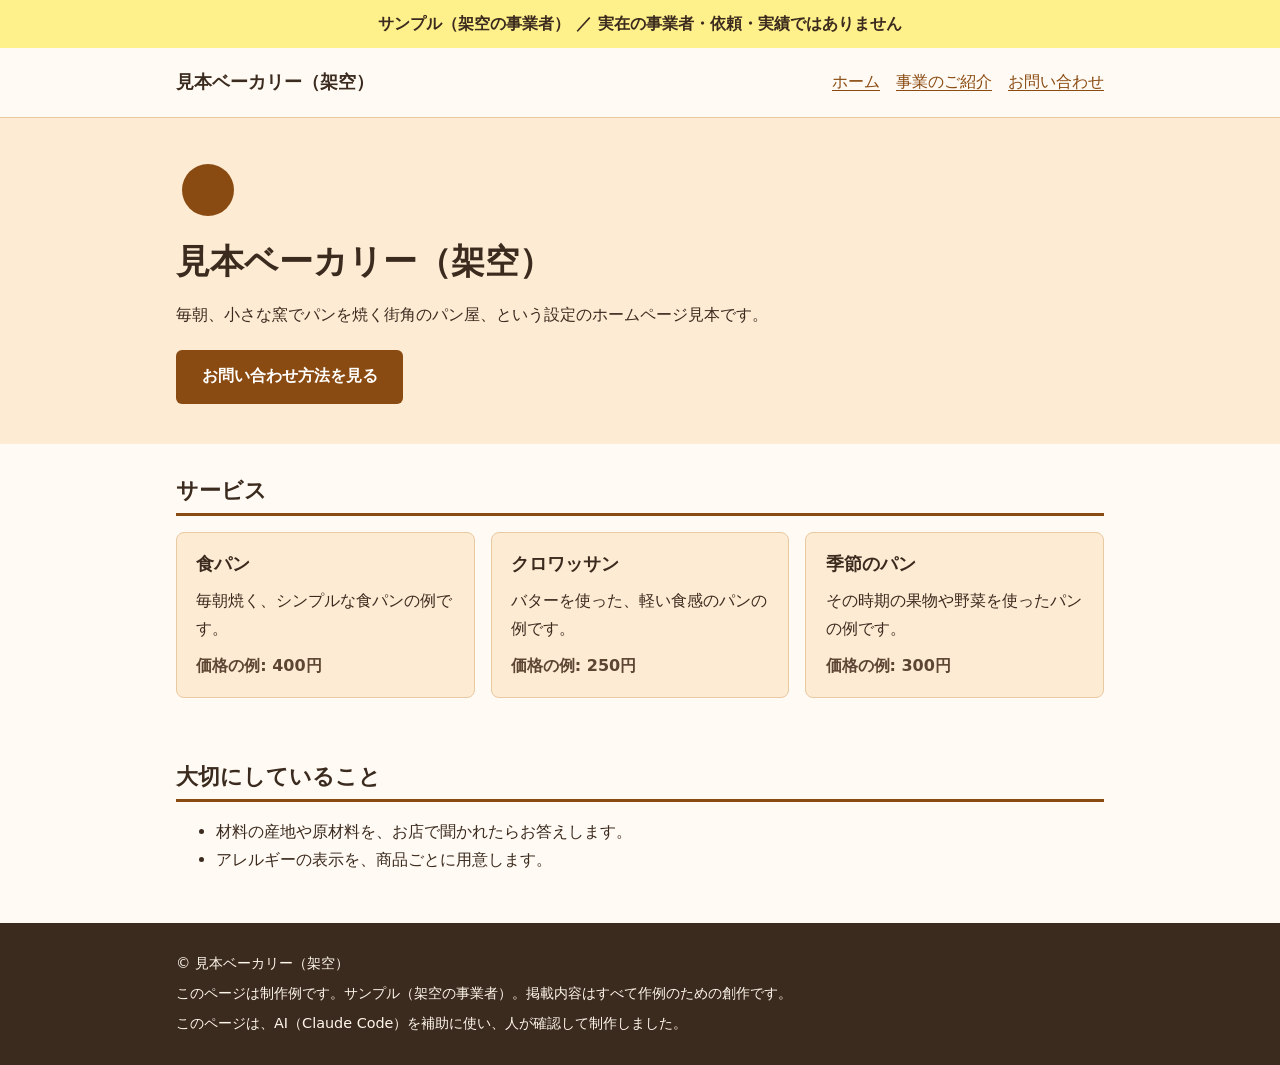
<file: company/products/delivery-pipeline/samples/bakery/site/index.html>
<!DOCTYPE html>
<html lang="ja">
<head>
<meta charset="utf-8">
<meta name="viewport" content="width=device-width, initial-scale=1">
<title>見本ベーカリー（架空）</title>
<meta name="description" content="毎朝、小さな窯でパンを焼く街角のパン屋、という設定のホームページ見本です。">
<link rel="stylesheet" href="style.css">
</head>
<body>
<a class="skip" href="#main">本文へ移動</a>
<div class="sample-banner" role="note">サンプル（架空の事業者） ／ 実在の事業者・依頼・実績ではありません</div>
<header class="site-header">
<div class="wrap">
<p class="brand">見本ベーカリー（架空）</p>
<nav aria-label="メイン"><ul>
<li><a href="index.html" aria-current="page">ホーム</a></li>
<li><a href="about.html">事業のご紹介</a></li>
<li><a href="contact.html">お問い合わせ</a></li>
</ul></nav>
</div>
</header>
<main id="main">
<section class="hero">
<div class="wrap">
<svg class="deco" aria-hidden="true" focusable="false" viewBox="0 0 64 64"><circle cx="32" cy="32" r="26"/></svg>
<h1>見本ベーカリー（架空）</h1>
<p>毎朝、小さな窯でパンを焼く街角のパン屋、という設定のホームページ見本です。</p>
<a class="btn" href="contact.html">お問い合わせ方法を見る</a>
</div>
</section>
<section id="services">
<div class="wrap">
<h2>サービス</h2>
<div class="grid three">
<div class="card">
<h3>食パン</h3>
<p>毎朝焼く、シンプルな食パンの例です。</p>
<p class="price">価格の例: 400円</p>
</div>
<div class="card">
<h3>クロワッサン</h3>
<p>バターを使った、軽い食感のパンの例です。</p>
<p class="price">価格の例: 250円</p>
</div>
<div class="card">
<h3>季節のパン</h3>
<p>その時期の果物や野菜を使ったパンの例です。</p>
<p class="price">価格の例: 300円</p>
</div>
</div>
</div>
</section>
<section id="strengths">
<div class="wrap">
<h2>大切にしていること</h2>
<ul>
<li>材料の産地や原材料を、お店で聞かれたらお答えします。</li>
<li>アレルギーの表示を、商品ごとに用意します。</li>
</ul>
</div>
</section>
</main>
<footer class="site-footer">
<div class="wrap">
<p>&copy; 見本ベーカリー（架空）</p>
<p>このページは制作例です。サンプル（架空の事業者）。掲載内容はすべて作例のための創作です。</p>
<p>このページは、AI（Claude Code）を補助に使い、人が確認して制作しました。</p>
</div>
</footer>
</body>
</html>
</file>
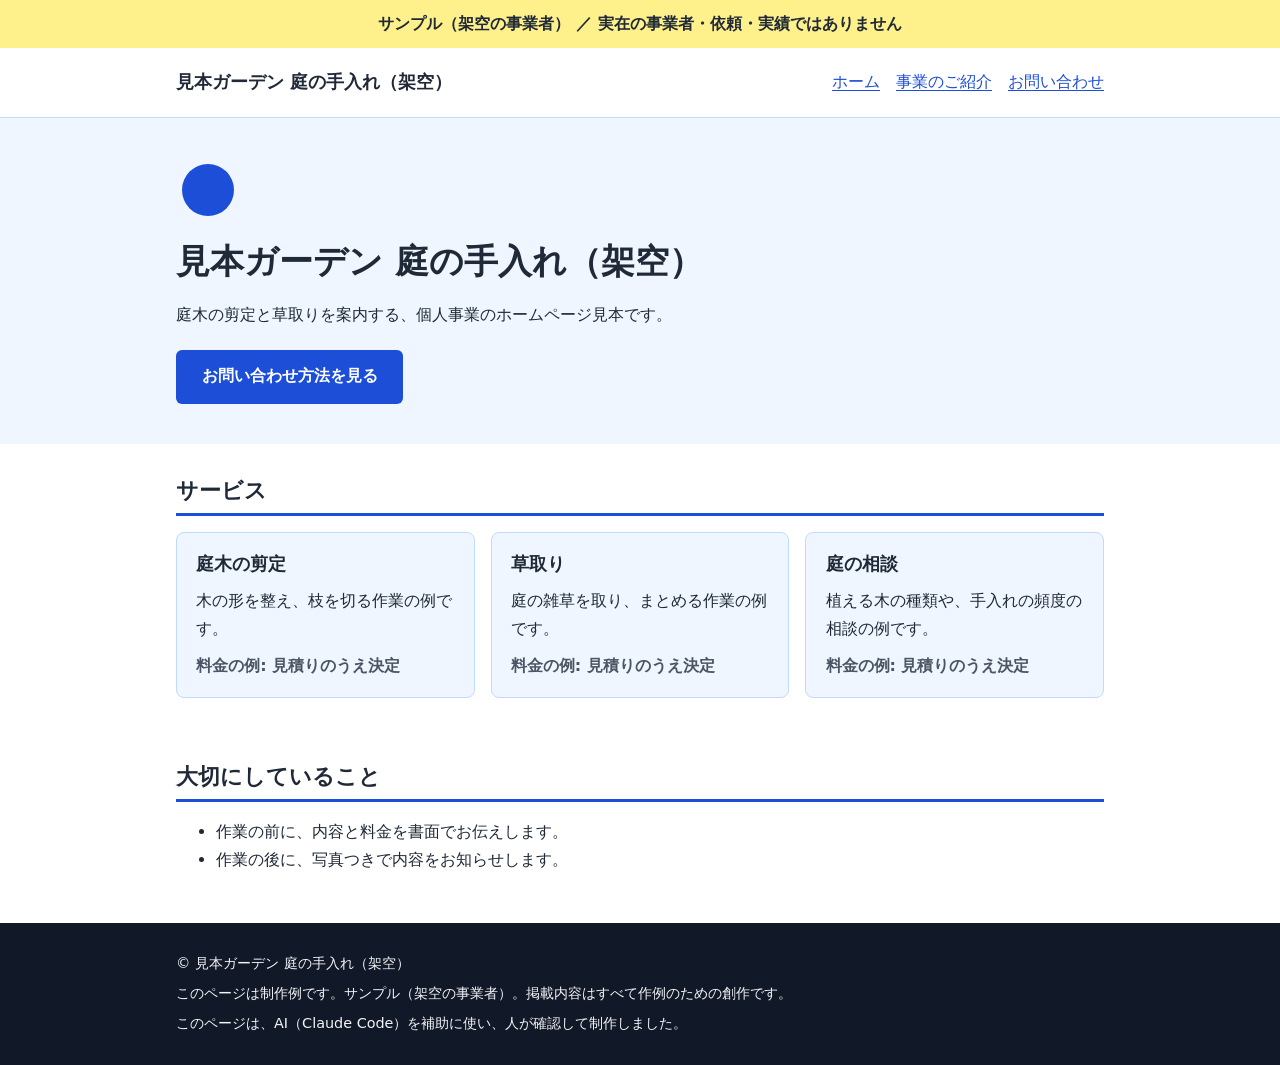
<file: company/products/delivery-pipeline/samples/garden/site/index.html>
<!DOCTYPE html>
<html lang="ja">
<head>
<meta charset="utf-8">
<meta name="viewport" content="width=device-width, initial-scale=1">
<title>見本ガーデン 庭の手入れ（架空）</title>
<meta name="description" content="庭木の剪定と草取りを案内する、個人事業のホームページ見本です。">
<link rel="stylesheet" href="style.css">
</head>
<body>
<a class="skip" href="#main">本文へ移動</a>
<div class="sample-banner" role="note">サンプル（架空の事業者） ／ 実在の事業者・依頼・実績ではありません</div>
<header class="site-header">
<div class="wrap">
<p class="brand">見本ガーデン 庭の手入れ（架空）</p>
<nav aria-label="メイン"><ul>
<li><a href="index.html" aria-current="page">ホーム</a></li>
<li><a href="about.html">事業のご紹介</a></li>
<li><a href="contact.html">お問い合わせ</a></li>
</ul></nav>
</div>
</header>
<main id="main">
<section class="hero">
<div class="wrap">
<svg class="deco" aria-hidden="true" focusable="false" viewBox="0 0 64 64"><circle cx="32" cy="32" r="26"/></svg>
<h1>見本ガーデン 庭の手入れ（架空）</h1>
<p>庭木の剪定と草取りを案内する、個人事業のホームページ見本です。</p>
<a class="btn" href="contact.html">お問い合わせ方法を見る</a>
</div>
</section>
<section id="services">
<div class="wrap">
<h2>サービス</h2>
<div class="grid three">
<div class="card">
<h3>庭木の剪定</h3>
<p>木の形を整え、枝を切る作業の例です。</p>
<p class="price">料金の例: 見積りのうえ決定</p>
</div>
<div class="card">
<h3>草取り</h3>
<p>庭の雑草を取り、まとめる作業の例です。</p>
<p class="price">料金の例: 見積りのうえ決定</p>
</div>
<div class="card">
<h3>庭の相談</h3>
<p>植える木の種類や、手入れの頻度の相談の例です。</p>
<p class="price">料金の例: 見積りのうえ決定</p>
</div>
</div>
</div>
</section>
<section id="strengths">
<div class="wrap">
<h2>大切にしていること</h2>
<ul>
<li>作業の前に、内容と料金を書面でお伝えします。</li>
<li>作業の後に、写真つきで内容をお知らせします。</li>
</ul>
</div>
</section>
</main>
<footer class="site-footer">
<div class="wrap">
<p>&copy; 見本ガーデン 庭の手入れ（架空）</p>
<p>このページは制作例です。サンプル（架空の事業者）。掲載内容はすべて作例のための創作です。</p>
<p>このページは、AI（Claude Code）を補助に使い、人が確認して制作しました。</p>
</div>
</footer>
</body>
</html>
</file>
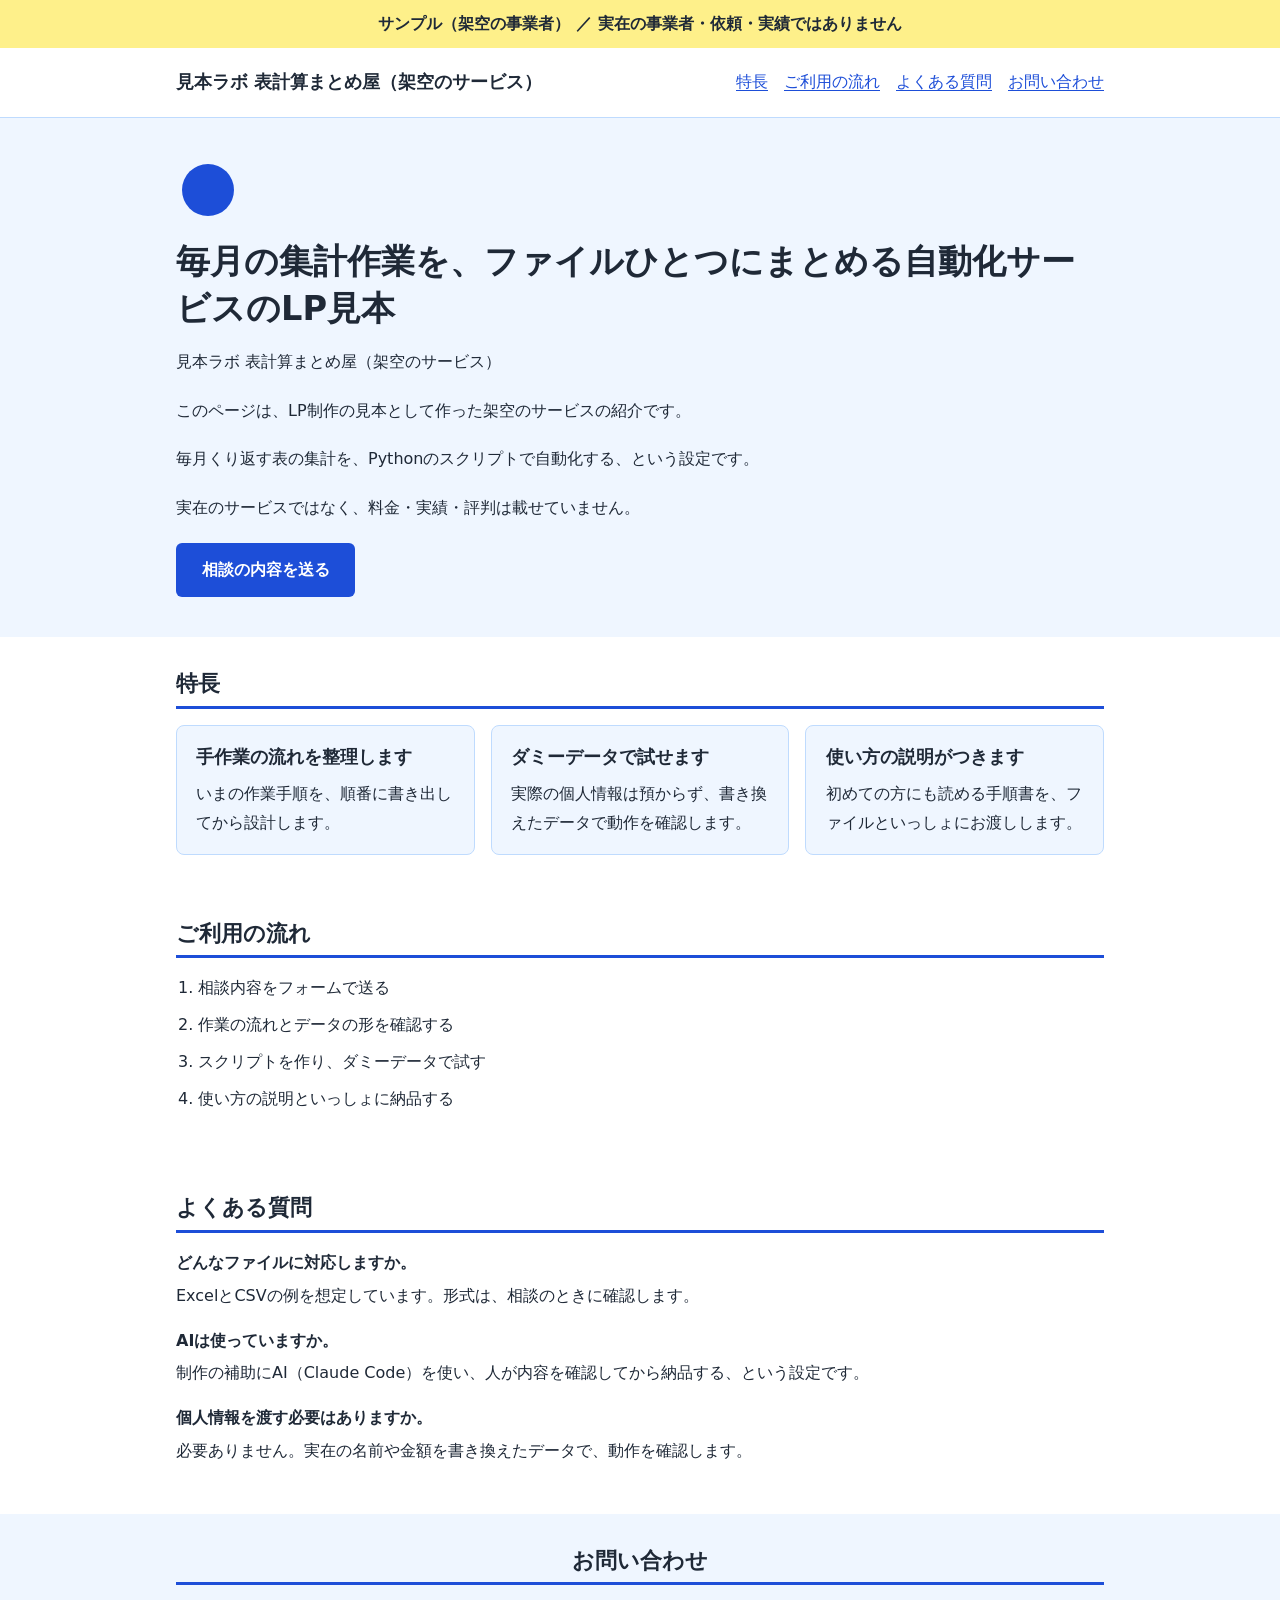
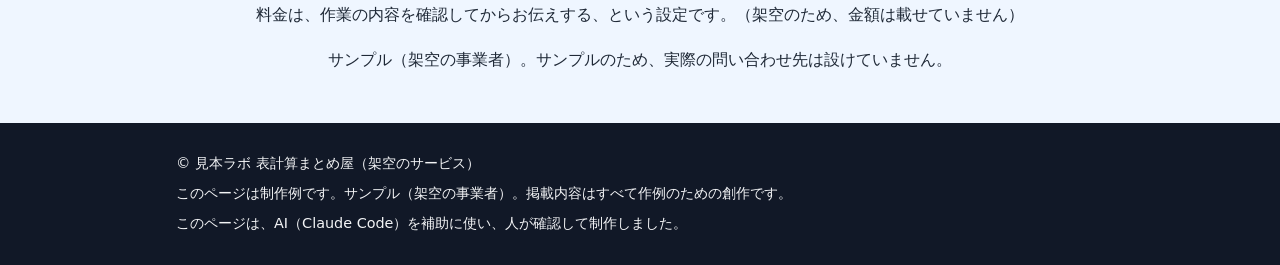
<file: company/products/delivery-pipeline/samples/spreadsheet-lp/site/index.html>
<!DOCTYPE html>
<html lang="ja">
<head>
<meta charset="utf-8">
<meta name="viewport" content="width=device-width, initial-scale=1">
<title>見本ラボ 表計算まとめ屋（架空のサービス）</title>
<meta name="description" content="毎月の集計作業を、ファイルひとつにまとめる自動化サービスのLP見本">
<link rel="stylesheet" href="style.css">
</head>
<body>
<a class="skip" href="#main">本文へ移動</a>
<div class="sample-banner" role="note">サンプル（架空の事業者） ／ 実在の事業者・依頼・実績ではありません</div>
<header class="site-header">
<div class="wrap">
<p class="brand">見本ラボ 表計算まとめ屋（架空のサービス）</p>
<nav aria-label="メイン"><ul>
<li><a href="#benefits">特長</a></li>
<li><a href="#flow">ご利用の流れ</a></li>
<li><a href="#faq">よくある質問</a></li>
<li><a href="#contact">お問い合わせ</a></li>
</ul></nav>
</div>
</header>
<main id="main">
<section class="hero">
<div class="wrap">
<svg class="deco" aria-hidden="true" focusable="false" viewBox="0 0 64 64"><circle cx="32" cy="32" r="26"/></svg>
<h1>毎月の集計作業を、ファイルひとつにまとめる自動化サービスのLP見本</h1>
<p>見本ラボ 表計算まとめ屋（架空のサービス）</p>
<p>このページは、LP制作の見本として作った架空のサービスの紹介です。</p>
<p>毎月くり返す表の集計を、Pythonのスクリプトで自動化する、という設定です。</p>
<p>実在のサービスではなく、料金・実績・評判は載せていません。</p>
<a class="btn" href="#contact">相談の内容を送る</a>
</div>
</section>
<section id="benefits">
<div class="wrap">
<h2>特長</h2>
<div class="grid three">
<div class="card">
<h3>手作業の流れを整理します</h3>
<p>いまの作業手順を、順番に書き出してから設計します。</p>
</div>
<div class="card">
<h3>ダミーデータで試せます</h3>
<p>実際の個人情報は預からず、書き換えたデータで動作を確認します。</p>
</div>
<div class="card">
<h3>使い方の説明がつきます</h3>
<p>初めての方にも読める手順書を、ファイルといっしょにお渡しします。</p>
</div>
</div>
</div>
</section>
<section id="flow">
<div class="wrap">
<h2>ご利用の流れ</h2>
<ol class="steps">
<li>相談内容をフォームで送る</li>
<li>作業の流れとデータの形を確認する</li>
<li>スクリプトを作り、ダミーデータで試す</li>
<li>使い方の説明といっしょに納品する</li>
</ol>
</div>
</section>
<section id="faq">
<div class="wrap">
<h2>よくある質問</h2>
<dl class="faq">
<dt>どんなファイルに対応しますか。</dt>
<dd>ExcelとCSVの例を想定しています。形式は、相談のときに確認します。</dd>
<dt>AIは使っていますか。</dt>
<dd>制作の補助にAI（Claude Code）を使い、人が内容を確認してから納品する、という設定です。</dd>
<dt>個人情報を渡す必要はありますか。</dt>
<dd>必要ありません。実在の名前や金額を書き換えたデータで、動作を確認します。</dd>
</dl>
</div>
</section>
<section id="contact" class="cta">
<div class="wrap">
<h2>お問い合わせ</h2>
<p>料金は、作業の内容を確認してからお伝えする、という設定です。（架空のため、金額は載せていません）</p>
<p>サンプル（架空の事業者）。サンプルのため、実際の問い合わせ先は設けていません。</p>
</div>
</section>
</main>
<footer class="site-footer">
<div class="wrap">
<p>&copy; 見本ラボ 表計算まとめ屋（架空のサービス）</p>
<p>このページは制作例です。サンプル（架空の事業者）。掲載内容はすべて作例のための創作です。</p>
<p>このページは、AI（Claude Code）を補助に使い、人が確認して制作しました。</p>
</div>
</footer>
</body>
</html>
</file>
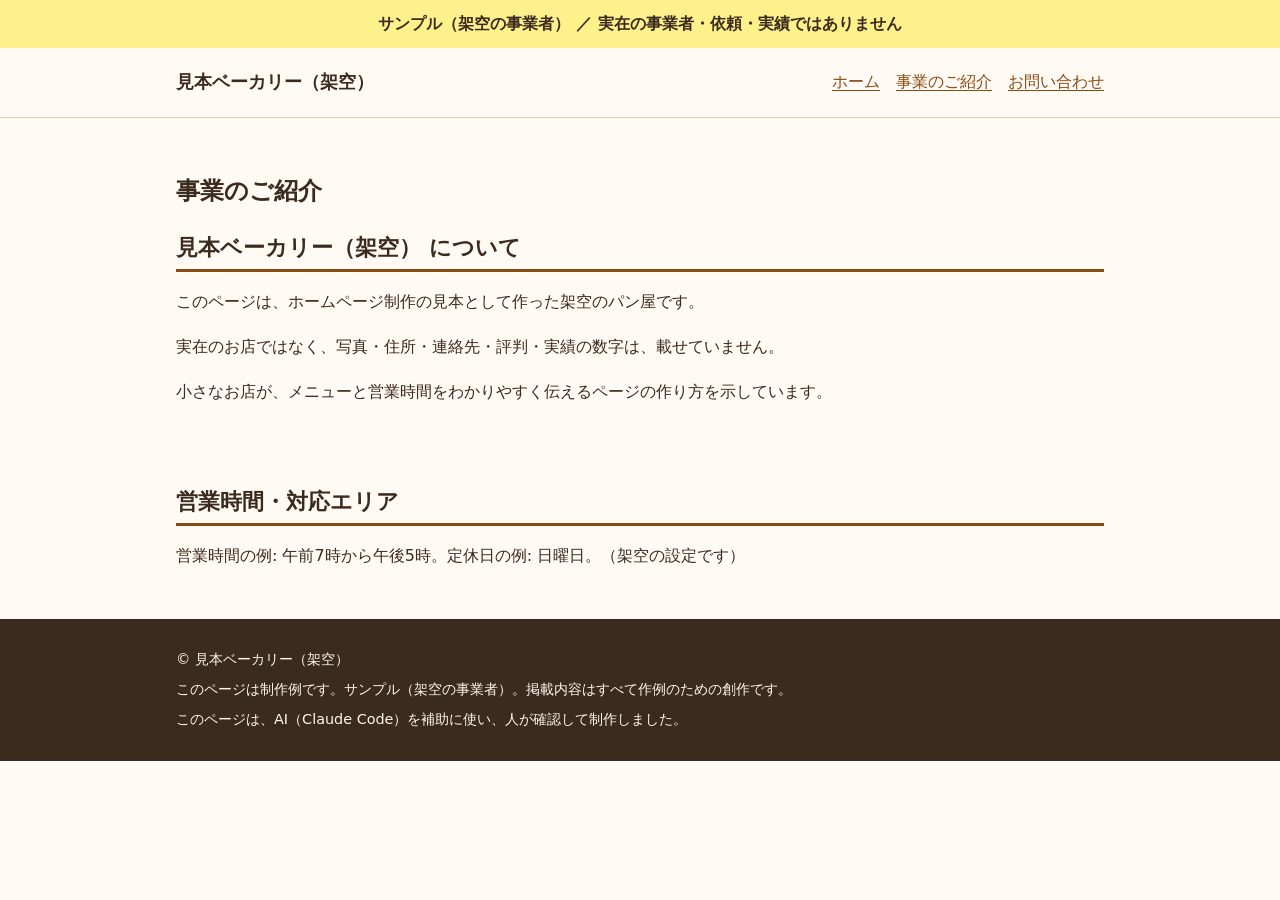
<file: company/products/delivery-pipeline/samples/bakery/site/about.html>
<!DOCTYPE html>
<html lang="ja">
<head>
<meta charset="utf-8">
<meta name="viewport" content="width=device-width, initial-scale=1">
<title>事業のご紹介｜見本ベーカリー（架空）</title>
<meta name="description" content="毎朝、小さな窯でパンを焼く街角のパン屋、という設定のホームページ見本です。">
<link rel="stylesheet" href="style.css">
</head>
<body>
<a class="skip" href="#main">本文へ移動</a>
<div class="sample-banner" role="note">サンプル（架空の事業者） ／ 実在の事業者・依頼・実績ではありません</div>
<header class="site-header">
<div class="wrap">
<p class="brand">見本ベーカリー（架空）</p>
<nav aria-label="メイン"><ul>
<li><a href="index.html">ホーム</a></li>
<li><a href="about.html" aria-current="page">事業のご紹介</a></li>
<li><a href="contact.html">お問い合わせ</a></li>
</ul></nav>
</div>
</header>
<main id="main">
<section>
<div class="wrap">
<h1>事業のご紹介</h1>
<h2>見本ベーカリー（架空） について</h2>
<p>このページは、ホームページ制作の見本として作った架空のパン屋です。</p>
<p>実在のお店ではなく、写真・住所・連絡先・評判・実績の数字は、載せていません。</p>
<p>小さなお店が、メニューと営業時間をわかりやすく伝えるページの作り方を示しています。</p>
</div>
</section>
<section>
<div class="wrap">
<h2>営業時間・対応エリア</h2>
<p>営業時間の例: 午前7時から午後5時。定休日の例: 日曜日。（架空の設定です）</p>
</div>
</section>
</main>
<footer class="site-footer">
<div class="wrap">
<p>&copy; 見本ベーカリー（架空）</p>
<p>このページは制作例です。サンプル（架空の事業者）。掲載内容はすべて作例のための創作です。</p>
<p>このページは、AI（Claude Code）を補助に使い、人が確認して制作しました。</p>
</div>
</footer>
</body>
</html>
</file>
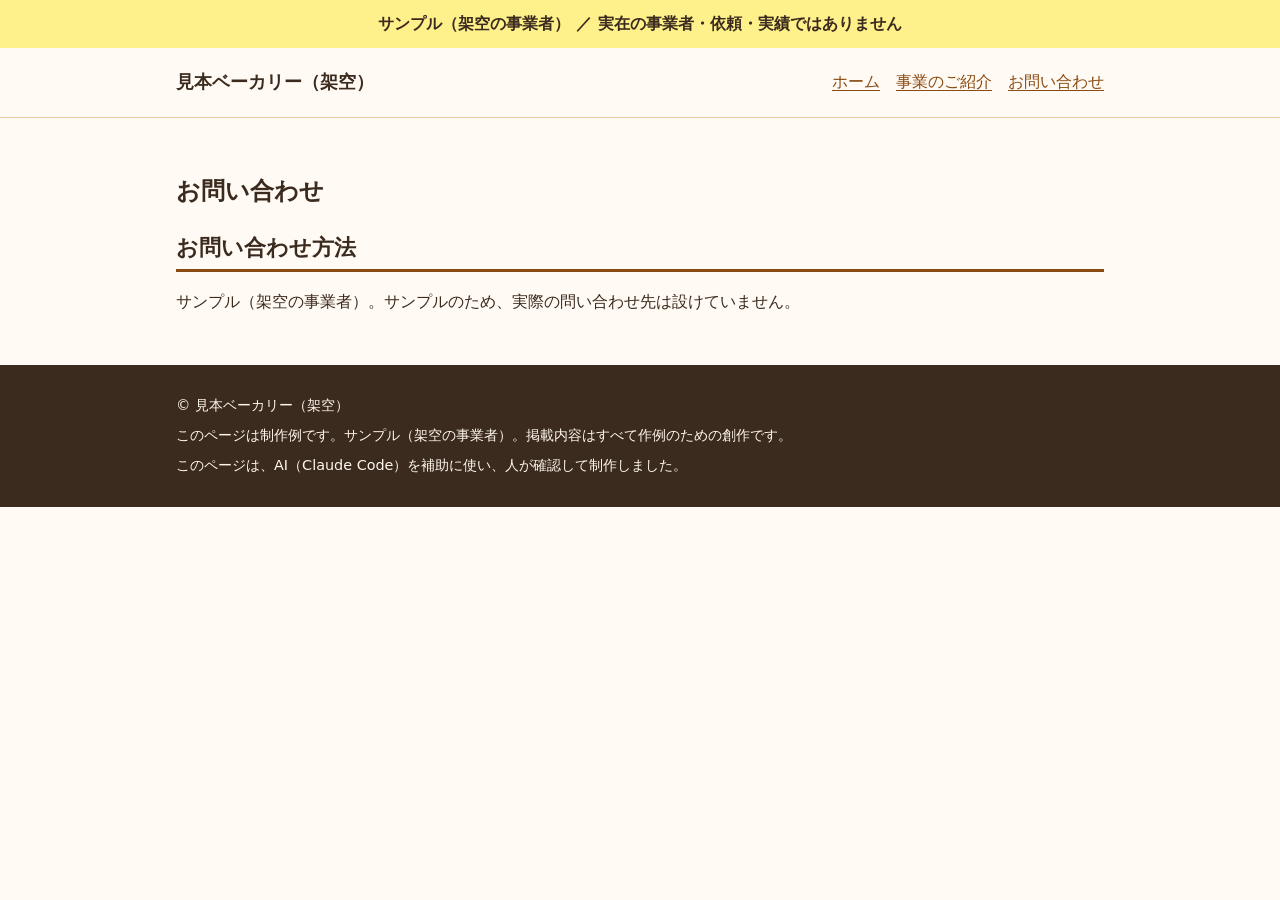
<file: company/products/delivery-pipeline/samples/bakery/site/contact.html>
<!DOCTYPE html>
<html lang="ja">
<head>
<meta charset="utf-8">
<meta name="viewport" content="width=device-width, initial-scale=1">
<title>お問い合わせ｜見本ベーカリー（架空）</title>
<meta name="description" content="毎朝、小さな窯でパンを焼く街角のパン屋、という設定のホームページ見本です。">
<link rel="stylesheet" href="style.css">
</head>
<body>
<a class="skip" href="#main">本文へ移動</a>
<div class="sample-banner" role="note">サンプル（架空の事業者） ／ 実在の事業者・依頼・実績ではありません</div>
<header class="site-header">
<div class="wrap">
<p class="brand">見本ベーカリー（架空）</p>
<nav aria-label="メイン"><ul>
<li><a href="index.html">ホーム</a></li>
<li><a href="about.html">事業のご紹介</a></li>
<li><a href="contact.html" aria-current="page">お問い合わせ</a></li>
</ul></nav>
</div>
</header>
<main id="main">
<section>
<div class="wrap">
<h1>お問い合わせ</h1>
<h2>お問い合わせ方法</h2>
<p>サンプル（架空の事業者）。サンプルのため、実際の問い合わせ先は設けていません。</p>
</div>
</section>
</main>
<footer class="site-footer">
<div class="wrap">
<p>&copy; 見本ベーカリー（架空）</p>
<p>このページは制作例です。サンプル（架空の事業者）。掲載内容はすべて作例のための創作です。</p>
<p>このページは、AI（Claude Code）を補助に使い、人が確認して制作しました。</p>
</div>
</footer>
</body>
</html>
</file>
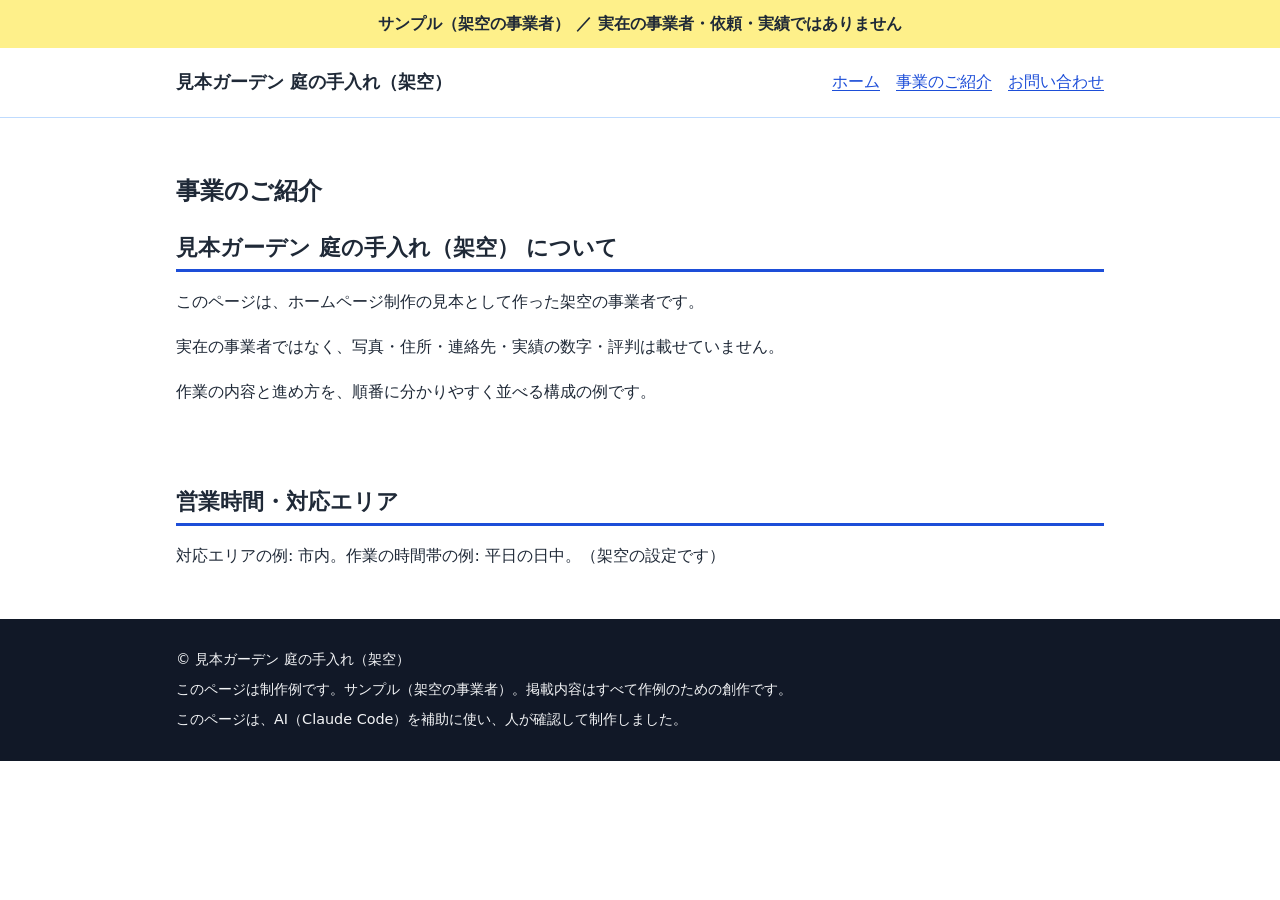
<file: company/products/delivery-pipeline/samples/garden/site/about.html>
<!DOCTYPE html>
<html lang="ja">
<head>
<meta charset="utf-8">
<meta name="viewport" content="width=device-width, initial-scale=1">
<title>事業のご紹介｜見本ガーデン 庭の手入れ（架空）</title>
<meta name="description" content="庭木の剪定と草取りを案内する、個人事業のホームページ見本です。">
<link rel="stylesheet" href="style.css">
</head>
<body>
<a class="skip" href="#main">本文へ移動</a>
<div class="sample-banner" role="note">サンプル（架空の事業者） ／ 実在の事業者・依頼・実績ではありません</div>
<header class="site-header">
<div class="wrap">
<p class="brand">見本ガーデン 庭の手入れ（架空）</p>
<nav aria-label="メイン"><ul>
<li><a href="index.html">ホーム</a></li>
<li><a href="about.html" aria-current="page">事業のご紹介</a></li>
<li><a href="contact.html">お問い合わせ</a></li>
</ul></nav>
</div>
</header>
<main id="main">
<section>
<div class="wrap">
<h1>事業のご紹介</h1>
<h2>見本ガーデン 庭の手入れ（架空） について</h2>
<p>このページは、ホームページ制作の見本として作った架空の事業者です。</p>
<p>実在の事業者ではなく、写真・住所・連絡先・実績の数字・評判は載せていません。</p>
<p>作業の内容と進め方を、順番に分かりやすく並べる構成の例です。</p>
</div>
</section>
<section>
<div class="wrap">
<h2>営業時間・対応エリア</h2>
<p>対応エリアの例: 市内。作業の時間帯の例: 平日の日中。（架空の設定です）</p>
</div>
</section>
</main>
<footer class="site-footer">
<div class="wrap">
<p>&copy; 見本ガーデン 庭の手入れ（架空）</p>
<p>このページは制作例です。サンプル（架空の事業者）。掲載内容はすべて作例のための創作です。</p>
<p>このページは、AI（Claude Code）を補助に使い、人が確認して制作しました。</p>
</div>
</footer>
</body>
</html>
</file>
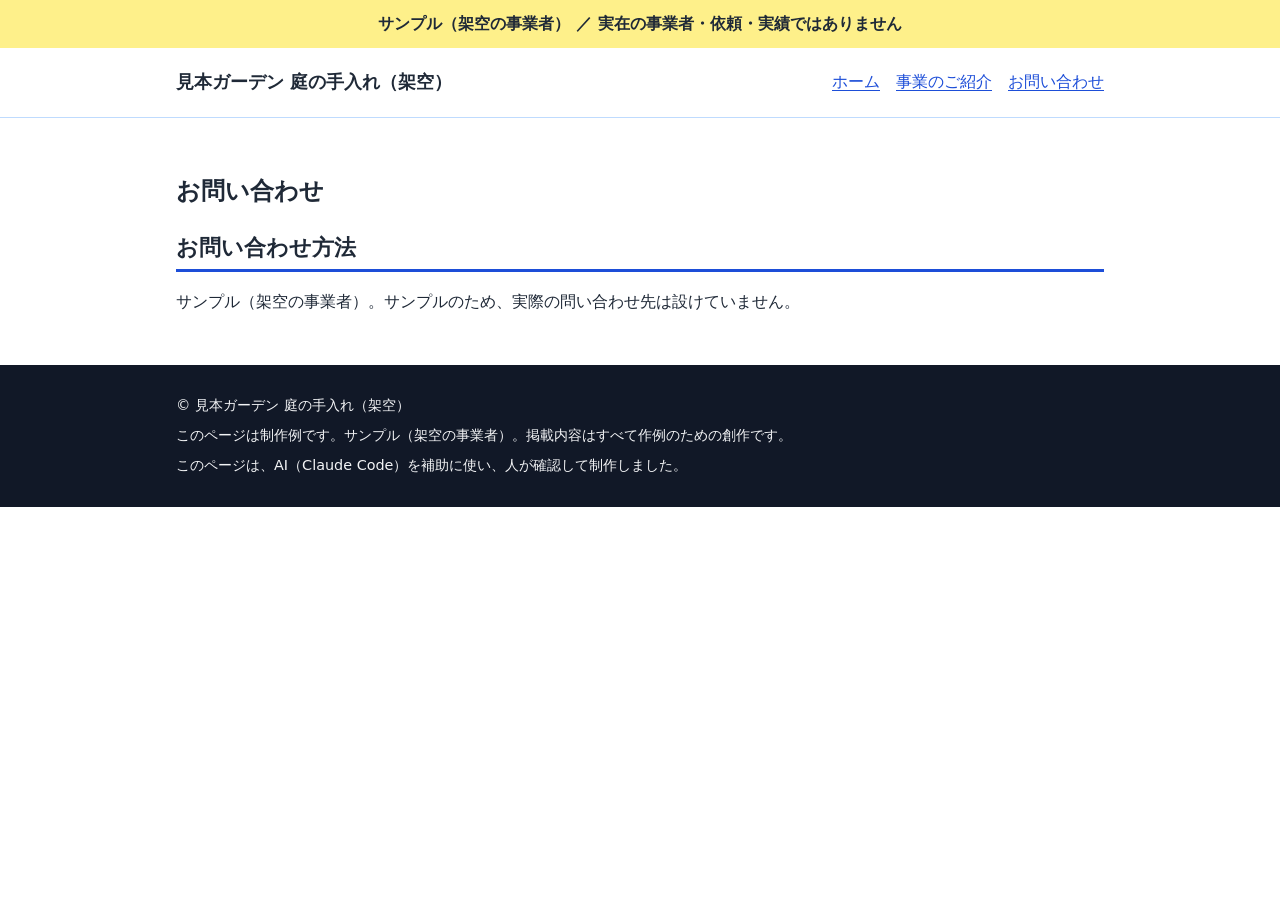
<file: company/products/delivery-pipeline/samples/garden/site/contact.html>
<!DOCTYPE html>
<html lang="ja">
<head>
<meta charset="utf-8">
<meta name="viewport" content="width=device-width, initial-scale=1">
<title>お問い合わせ｜見本ガーデン 庭の手入れ（架空）</title>
<meta name="description" content="庭木の剪定と草取りを案内する、個人事業のホームページ見本です。">
<link rel="stylesheet" href="style.css">
</head>
<body>
<a class="skip" href="#main">本文へ移動</a>
<div class="sample-banner" role="note">サンプル（架空の事業者） ／ 実在の事業者・依頼・実績ではありません</div>
<header class="site-header">
<div class="wrap">
<p class="brand">見本ガーデン 庭の手入れ（架空）</p>
<nav aria-label="メイン"><ul>
<li><a href="index.html">ホーム</a></li>
<li><a href="about.html">事業のご紹介</a></li>
<li><a href="contact.html" aria-current="page">お問い合わせ</a></li>
</ul></nav>
</div>
</header>
<main id="main">
<section>
<div class="wrap">
<h1>お問い合わせ</h1>
<h2>お問い合わせ方法</h2>
<p>サンプル（架空の事業者）。サンプルのため、実際の問い合わせ先は設けていません。</p>
</div>
</section>
</main>
<footer class="site-footer">
<div class="wrap">
<p>&copy; 見本ガーデン 庭の手入れ（架空）</p>
<p>このページは制作例です。サンプル（架空の事業者）。掲載内容はすべて作例のための創作です。</p>
<p>このページは、AI（Claude Code）を補助に使い、人が確認して制作しました。</p>
</div>
</footer>
</body>
</html>
</file>
<file: company/products/delivery-pipeline/samples/bakery/site/style.css>
/* テーマ: warm（あたたかい・茶系） */
:root {
  --bg: #fffaf3;
  --text: #3b2a1e;
  --muted: #5c4533;
  --accent: #8a4b12;
  --on-accent: #ffffff;
  --link: #8a4b12;
  --soft: #fdebd3;
  --border: #e8c9a0;
  --footer-bg: #3b2a1e;
  --footer-text: #fff7ec;
  --banner-bg: #fef08a;
  --banner-text: #3b2a1e;
}

/* 共通のスタイル。外部フォント・画像・スクリプトは使わない（軽量）。モバイルファースト。 */
* { box-sizing: border-box; }
html { -webkit-text-size-adjust: 100%; }
body {
  margin: 0;
  font-family: system-ui, -apple-system, "Hiragino Sans", "Noto Sans JP", "Yu Gothic", Meiryo, sans-serif;
  font-size: 1rem;
  line-height: 1.8;
  color: var(--text);
  background: var(--bg);
}
.wrap { max-width: 960px; margin: 0 auto; padding: 0 1rem; }
a { color: var(--link); text-underline-offset: 0.2em; }
a:focus-visible, .btn:focus-visible { outline: 3px solid var(--text); outline-offset: 2px; }
.skip { position: absolute; left: -999px; top: 0; background: var(--bg); color: var(--text); padding: 0.5rem 1rem; }
.skip:focus { left: 0; z-index: 10; }
.sample-banner { background: var(--banner-bg); color: var(--banner-text); text-align: center; font-weight: bold; padding: 0.6rem 1rem; }
.site-header { border-bottom: 1px solid var(--border); padding: 0.75rem 0; }
.site-header .wrap { display: flex; flex-wrap: wrap; align-items: center; justify-content: space-between; gap: 0.5rem; }
.brand { margin: 0; font-weight: bold; font-size: 1.1rem; }
nav ul { list-style: none; margin: 0; padding: 0; display: flex; flex-wrap: wrap; gap: 0.25rem 1rem; }
nav a { display: inline-block; padding: 0.5rem 0; }
.hero { background: var(--soft); color: var(--text); padding: 2.5rem 0; }
.hero h1 { font-size: 1.6rem; line-height: 1.4; margin: 0 0 1rem; }
.hero p { margin: 0 0 1.25rem; }
.hero .deco { width: 64px; height: 64px; display: block; margin-bottom: 1rem; fill: var(--accent); }
.btn { display: inline-block; background: var(--accent); color: var(--on-accent); padding: 0.8rem 1.6rem; border-radius: 6px; text-decoration: none; font-weight: bold; min-height: 44px; }
section { padding: 2rem 0; }
h2 { font-size: 1.35rem; line-height: 1.4; margin: 0 0 1rem; padding-bottom: 0.4rem; border-bottom: 3px solid var(--accent); }
h3 { font-size: 1.1rem; margin: 0 0 0.4rem; }
.grid { display: grid; grid-template-columns: 1fr; gap: 1rem; }
.card { background: var(--soft); color: var(--text); border: 1px solid var(--border); border-radius: 8px; padding: 1rem 1.2rem; }
.card p { margin: 0; }
.price { color: var(--muted); font-weight: bold; margin-top: 0.5rem !important; }
.note { color: var(--muted); font-size: 0.95rem; }
ol.steps { padding-left: 1.4rem; }
ol.steps li { margin-bottom: 0.5rem; }
dl.faq dt { font-weight: bold; margin-top: 1rem; }
dl.faq dd { margin: 0.25rem 0 0; }
.cta { background: var(--soft); color: var(--text); text-align: center; }
.site-footer { background: var(--footer-bg); color: var(--footer-text); padding: 1.5rem 0; font-size: 0.9rem; }
.site-footer p { margin: 0.25rem 0; }
@media (min-width: 640px) {
  .hero h1 { font-size: 2.1rem; }
  .grid { grid-template-columns: repeat(2, 1fr); }
}
@media (min-width: 900px) {
  .grid.three { grid-template-columns: repeat(3, 1fr); }
}
@media (prefers-reduced-motion: reduce) { * { scroll-behavior: auto !important; } }
</file>
<file: company/products/delivery-pipeline/samples/garden/site/style.css>
/* テーマ: clean（すっきり・青系）。色の組み合わせは scripts/qa_site.py でコントラスト比を検査する */
:root {
  --bg: #ffffff;
  --text: #1f2937;
  --muted: #4b5563;
  --accent: #1d4ed8;
  --on-accent: #ffffff;
  --link: #1d4ed8;
  --soft: #eff6ff;
  --border: #bfdbfe;
  --footer-bg: #111827;
  --footer-text: #f3f4f6;
  --banner-bg: #fef08a;
  --banner-text: #1f2937;
}

/* 共通のスタイル。外部フォント・画像・スクリプトは使わない（軽量）。モバイルファースト。 */
* { box-sizing: border-box; }
html { -webkit-text-size-adjust: 100%; }
body {
  margin: 0;
  font-family: system-ui, -apple-system, "Hiragino Sans", "Noto Sans JP", "Yu Gothic", Meiryo, sans-serif;
  font-size: 1rem;
  line-height: 1.8;
  color: var(--text);
  background: var(--bg);
}
.wrap { max-width: 960px; margin: 0 auto; padding: 0 1rem; }
a { color: var(--link); text-underline-offset: 0.2em; }
a:focus-visible, .btn:focus-visible { outline: 3px solid var(--text); outline-offset: 2px; }
.skip { position: absolute; left: -999px; top: 0; background: var(--bg); color: var(--text); padding: 0.5rem 1rem; }
.skip:focus { left: 0; z-index: 10; }
.sample-banner { background: var(--banner-bg); color: var(--banner-text); text-align: center; font-weight: bold; padding: 0.6rem 1rem; }
.site-header { border-bottom: 1px solid var(--border); padding: 0.75rem 0; }
.site-header .wrap { display: flex; flex-wrap: wrap; align-items: center; justify-content: space-between; gap: 0.5rem; }
.brand { margin: 0; font-weight: bold; font-size: 1.1rem; }
nav ul { list-style: none; margin: 0; padding: 0; display: flex; flex-wrap: wrap; gap: 0.25rem 1rem; }
nav a { display: inline-block; padding: 0.5rem 0; }
.hero { background: var(--soft); color: var(--text); padding: 2.5rem 0; }
.hero h1 { font-size: 1.6rem; line-height: 1.4; margin: 0 0 1rem; }
.hero p { margin: 0 0 1.25rem; }
.hero .deco { width: 64px; height: 64px; display: block; margin-bottom: 1rem; fill: var(--accent); }
.btn { display: inline-block; background: var(--accent); color: var(--on-accent); padding: 0.8rem 1.6rem; border-radius: 6px; text-decoration: none; font-weight: bold; min-height: 44px; }
section { padding: 2rem 0; }
h2 { font-size: 1.35rem; line-height: 1.4; margin: 0 0 1rem; padding-bottom: 0.4rem; border-bottom: 3px solid var(--accent); }
h3 { font-size: 1.1rem; margin: 0 0 0.4rem; }
.grid { display: grid; grid-template-columns: 1fr; gap: 1rem; }
.card { background: var(--soft); color: var(--text); border: 1px solid var(--border); border-radius: 8px; padding: 1rem 1.2rem; }
.card p { margin: 0; }
.price { color: var(--muted); font-weight: bold; margin-top: 0.5rem !important; }
.note { color: var(--muted); font-size: 0.95rem; }
ol.steps { padding-left: 1.4rem; }
ol.steps li { margin-bottom: 0.5rem; }
dl.faq dt { font-weight: bold; margin-top: 1rem; }
dl.faq dd { margin: 0.25rem 0 0; }
.cta { background: var(--soft); color: var(--text); text-align: center; }
.site-footer { background: var(--footer-bg); color: var(--footer-text); padding: 1.5rem 0; font-size: 0.9rem; }
.site-footer p { margin: 0.25rem 0; }
@media (min-width: 640px) {
  .hero h1 { font-size: 2.1rem; }
  .grid { grid-template-columns: repeat(2, 1fr); }
}
@media (min-width: 900px) {
  .grid.three { grid-template-columns: repeat(3, 1fr); }
}
@media (prefers-reduced-motion: reduce) { * { scroll-behavior: auto !important; } }
</file>
<file: company/products/delivery-pipeline/samples/spreadsheet-lp/site/style.css>
/* テーマ: clean（すっきり・青系）。色の組み合わせは scripts/qa_site.py でコントラスト比を検査する */
:root {
  --bg: #ffffff;
  --text: #1f2937;
  --muted: #4b5563;
  --accent: #1d4ed8;
  --on-accent: #ffffff;
  --link: #1d4ed8;
  --soft: #eff6ff;
  --border: #bfdbfe;
  --footer-bg: #111827;
  --footer-text: #f3f4f6;
  --banner-bg: #fef08a;
  --banner-text: #1f2937;
}

/* 共通のスタイル。外部フォント・画像・スクリプトは使わない（軽量）。モバイルファースト。 */
* { box-sizing: border-box; }
html { -webkit-text-size-adjust: 100%; }
body {
  margin: 0;
  font-family: system-ui, -apple-system, "Hiragino Sans", "Noto Sans JP", "Yu Gothic", Meiryo, sans-serif;
  font-size: 1rem;
  line-height: 1.8;
  color: var(--text);
  background: var(--bg);
}
.wrap { max-width: 960px; margin: 0 auto; padding: 0 1rem; }
a { color: var(--link); text-underline-offset: 0.2em; }
a:focus-visible, .btn:focus-visible { outline: 3px solid var(--text); outline-offset: 2px; }
.skip { position: absolute; left: -999px; top: 0; background: var(--bg); color: var(--text); padding: 0.5rem 1rem; }
.skip:focus { left: 0; z-index: 10; }
.sample-banner { background: var(--banner-bg); color: var(--banner-text); text-align: center; font-weight: bold; padding: 0.6rem 1rem; }
.site-header { border-bottom: 1px solid var(--border); padding: 0.75rem 0; }
.site-header .wrap { display: flex; flex-wrap: wrap; align-items: center; justify-content: space-between; gap: 0.5rem; }
.brand { margin: 0; font-weight: bold; font-size: 1.1rem; }
nav ul { list-style: none; margin: 0; padding: 0; display: flex; flex-wrap: wrap; gap: 0.25rem 1rem; }
nav a { display: inline-block; padding: 0.5rem 0; }
.hero { background: var(--soft); color: var(--text); padding: 2.5rem 0; }
.hero h1 { font-size: 1.6rem; line-height: 1.4; margin: 0 0 1rem; }
.hero p { margin: 0 0 1.25rem; }
.hero .deco { width: 64px; height: 64px; display: block; margin-bottom: 1rem; fill: var(--accent); }
.btn { display: inline-block; background: var(--accent); color: var(--on-accent); padding: 0.8rem 1.6rem; border-radius: 6px; text-decoration: none; font-weight: bold; min-height: 44px; }
section { padding: 2rem 0; }
h2 { font-size: 1.35rem; line-height: 1.4; margin: 0 0 1rem; padding-bottom: 0.4rem; border-bottom: 3px solid var(--accent); }
h3 { font-size: 1.1rem; margin: 0 0 0.4rem; }
.grid { display: grid; grid-template-columns: 1fr; gap: 1rem; }
.card { background: var(--soft); color: var(--text); border: 1px solid var(--border); border-radius: 8px; padding: 1rem 1.2rem; }
.card p { margin: 0; }
.price { color: var(--muted); font-weight: bold; margin-top: 0.5rem !important; }
.note { color: var(--muted); font-size: 0.95rem; }
ol.steps { padding-left: 1.4rem; }
ol.steps li { margin-bottom: 0.5rem; }
dl.faq dt { font-weight: bold; margin-top: 1rem; }
dl.faq dd { margin: 0.25rem 0 0; }
.cta { background: var(--soft); color: var(--text); text-align: center; }
.site-footer { background: var(--footer-bg); color: var(--footer-text); padding: 1.5rem 0; font-size: 0.9rem; }
.site-footer p { margin: 0.25rem 0; }
@media (min-width: 640px) {
  .hero h1 { font-size: 2.1rem; }
  .grid { grid-template-columns: repeat(2, 1fr); }
}
@media (min-width: 900px) {
  .grid.three { grid-template-columns: repeat(3, 1fr); }
}
@media (prefers-reduced-motion: reduce) { * { scroll-behavior: auto !important; } }
</file>
